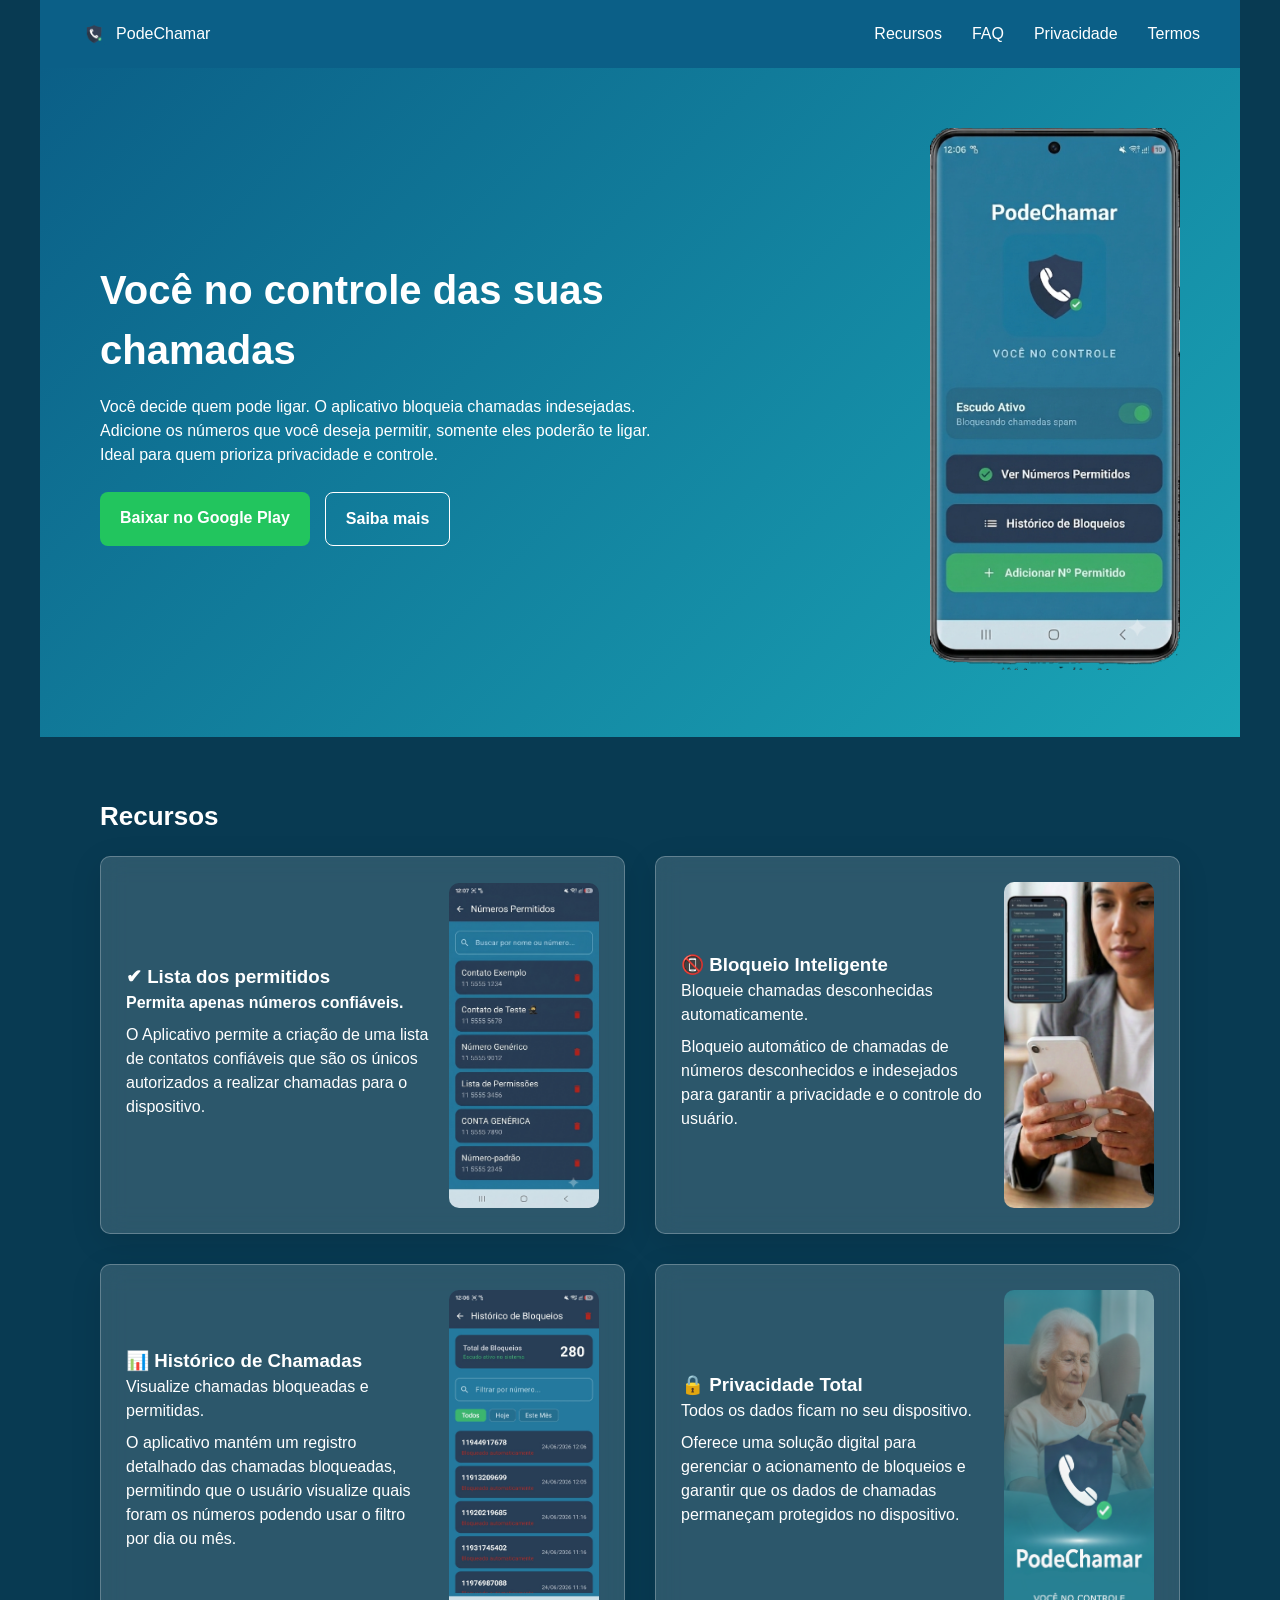
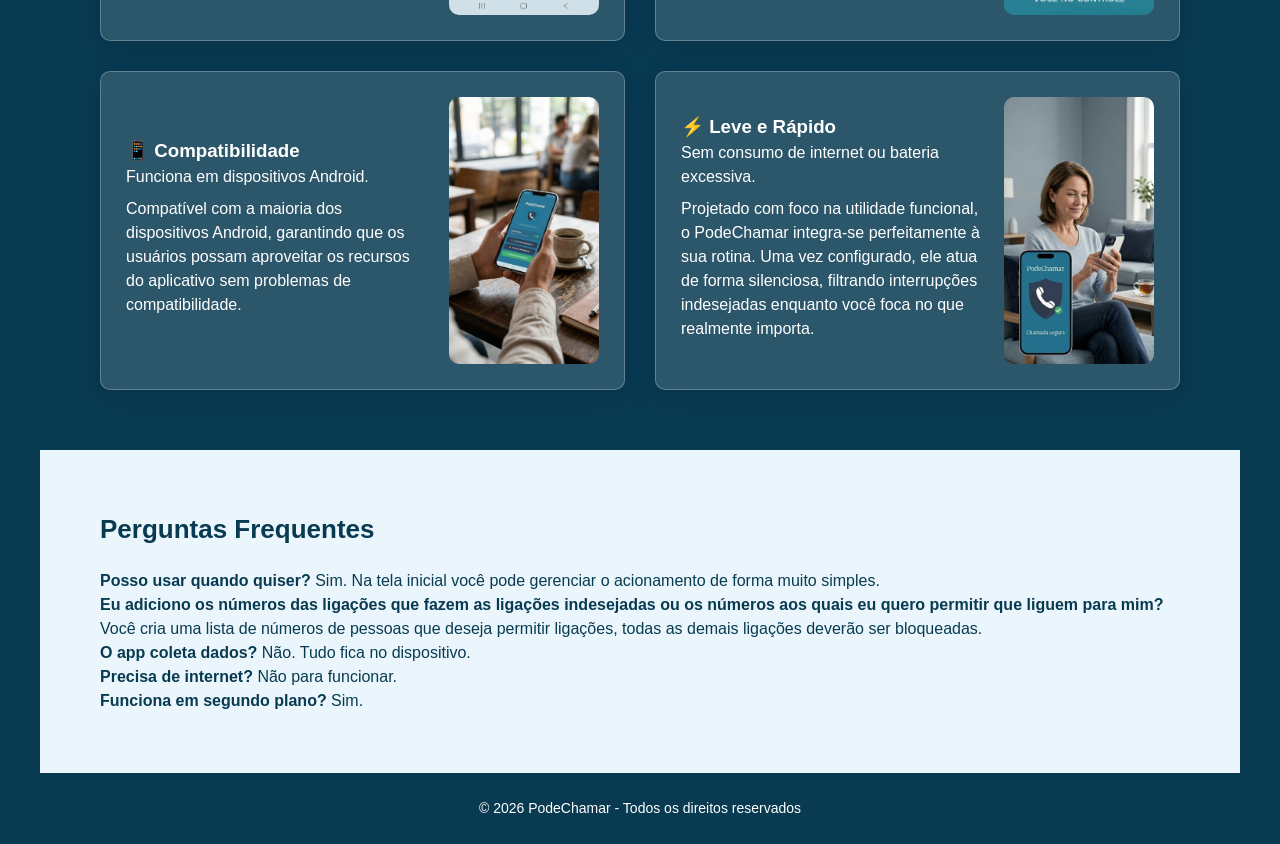
<file: index.html>
<!DOCTYPE html>
<html lang="pt-br">
<head>
  <meta charset="UTF-8">
  <meta name="viewport" content="width=device-width, initial-scale=1.0">
  <title>PodeChamar - Controle suas chamadas</title>
  <link rel="icon" type="image/png" href="imagens/favicon.png">
  <link rel="stylesheet" href="style.css">
</head>

<body>

<header class="header">
  <!-- Google tag (gtag.js) -->
  <script async src="https://www.googletagmanager.com/gtag/js?id=G-6FCEFL4R3N"></script>
  <script>
  window.dataLayer = window.dataLayer || [];
  function gtag(){dataLayer.push(arguments);}
  gtag('js', new Date());

  gtag('config', 'G-6FCEFL4R3N');
  </script>
  
  <div class="logo">
    <img src="imagens/escudo_s-fundo.png" alt="Escudo PodeChamar" class="escudo-logo">
    PodeChamar
  </div>
  <nav>
    <a href="#recursos">Recursos</a>
    <a href="#faq">FAQ</a>
    <a href="politica-privacidade.html">Privacidade</a>
    <a href="termo-uso.html">Termos</a>
  </nav>
</header>

<section class="hero">
  <div class="hero-text">
    <h1>Você no controle das suas chamadas</h1>
    <p>Você decide quem pode ligar. O aplicativo bloqueia chamadas indesejadas.</p>
    <p>Adicione os números que você deseja permitir, somente eles poderão te ligar.</p>
    <p>Ideal para quem prioriza privacidade e controle.</p>

    <div class="buttons">
      <a class="btn-primary" href="https://play.google.com/store/apps/details?id=com.podechamar.app" target="_blank" rel="noopener noreferrer">Baixar no Google Play</a>
      <a class="btn-secondary" href="#recursos">Saiba mais</a>
    </div>
  </div>

  <div class="hero-image">
    <img src="imagens/h.png" alt="PodeChamar">
  </div>
</section>

<section id="recursos" class="section">
  <h2>Recursos</h2>

  <div class="grid">
    <div class="card">
      <div class="card-content">
        <h3>✔ Lista dos permitidos</h3>
        <p class="card-subtitle">Permita apenas números confiáveis.</p>
        <p>O Aplicativo permite a criação de uma lista de contatos confiáveis que são os únicos autorizados a realizar chamadas para o dispositivo.</p>
      </div>
  
      <div class="card-image-wrapper">
        <img src="imagens/lista_permitidos.png" class="card-img" alt="Tela de contatos permitidos">
      </div>      
    </div>
     

    <div class="card">      
      <div class="card-content">
        <h3>📵 Bloqueio Inteligente</h3>
        <p>Bloqueie chamadas desconhecidas automaticamente.</p>
        <p>Bloqueio automático de chamadas de números desconhecidos e indesejados para garantir a privacidade e o controle do usuário.</p>
      </div>

      <div class="card-image-wrapper">  
        <img src="imagens/lista_bloqueio1.png" class="card-img" alt="Bloqueio Inteligente">
      </div>
    </div>

    <div class="card">
      <div class="card-content">
        <h3>📊 Histórico de Chamadas</h3>
        <p>Visualize chamadas bloqueadas e permitidas.</p>
        <p>O aplicativo mantém um registro detalhado das chamadas bloqueadas, permitindo que o usuário visualize quais foram os números podendo usar o filtro por dia ou mês.</p>
      </div>
      <div class="card-image-wrapper">
        <img src="imagens/historico.jpeg" class="card-img" alt="Tela de histórico de chamadas">
      </div>
    </div>

    <div class="card">
      <div class="card-content">  
        <h3>🔒 Privacidade Total</h3>
        <p>Todos os dados ficam no seu dispositivo.</p>
        <p>Oferece uma solução digital para gerenciar o acionamento de bloqueios e garantir que os dados de chamadas permaneçam protegidos no dispositivo.</p>
      </div>
      <div class="card-image-wrapper">
        <img src="imagens/banner_idosa2.png" class="card-img" alt="Privacidade Total">
      </div>
    </div>

    <div class="card">
      <div class="card-content">
        <h3>📱 Compatibilidade</h3>
        <p>Funciona em dispositivos Android.</p>
        <p>Compatível com a maioria dos dispositivos Android, garantindo que os usuários possam aproveitar os recursos do aplicativo sem problemas de compatibilidade.</p>
      </div>
      <div class="card-image-wrapper">
        <img src="imagens/camp1.png" class="card-img" alt="Leve e Rápido">
      </div>
    </div>

    <div class="card">
      <div class="card-content">
        <h3>⚡ Leve e Rápido</h3>
        <p>Sem consumo de internet ou bateria excessiva.</p>
        <p>Projetado com foco na utilidade funcional, o PodeChamar integra-se perfeitamente à sua rotina. Uma vez configurado, ele atua de forma silenciosa, filtrando interrupções indesejadas enquanto você foca no que realmente importa.</p>
      </div>
      <div class="card-image-wrapper">
        <img src="imagens/appBanner.png" class="card-img" alt="Leve e Rápido">
      </div>
    </div>
</section>

<section id="faq" class="section light">
  <h2>Perguntas Frequentes</h2>

  <div class="faq">
    <p><strong>Posso usar quando quiser?</strong> Sim. Na tela inicial você pode gerenciar o acionamento de forma muito simples.</p>
    <p><strong>Eu adiciono os números das ligações que fazem as ligações indesejadas ou os números aos quais eu quero permitir que liguem para mim?</strong> Você cria uma lista de números de pessoas que deseja permitir ligações, todas as demais ligações deverão ser bloqueadas.</p>
    <p><strong>O app coleta dados?</strong> Não. Tudo fica no dispositivo.</p>
    <p><strong>Precisa de internet?</strong> Não para funcionar.</p>
    <p><strong>Funciona em segundo plano?</strong> Sim.</p>
  </div>
</section>

<footer>
  <p>© 2026 PodeChamar - Todos os direitos reservados</p>
</footer>

</body>
</html>
</file>
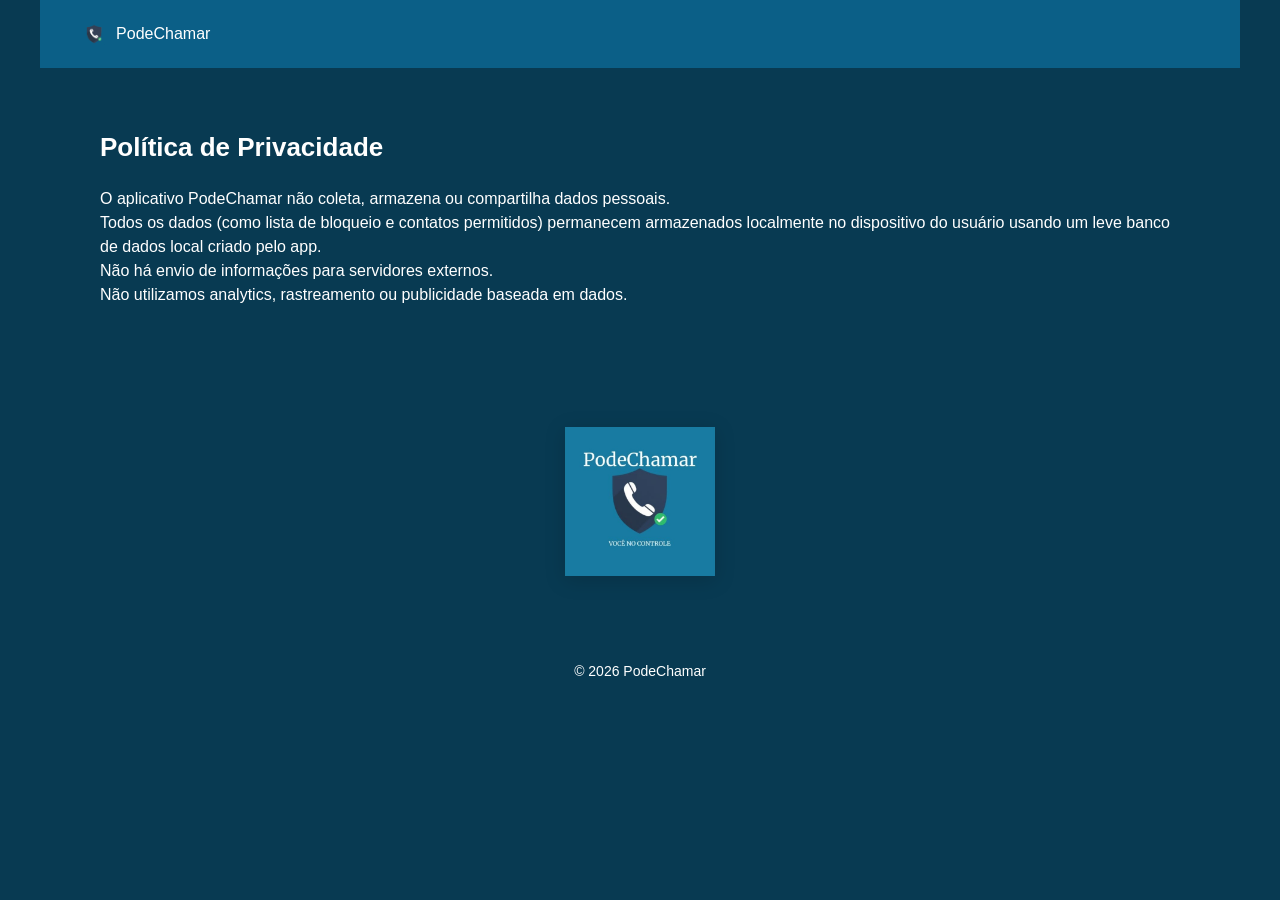
<file: politica-privacidade.html>
<!DOCTYPE html>
<html lang="pt-br">
<head>
  <meta charset="UTF-8">
  <!-- Google tag (gtag.js) -->
  <script async src="https://www.googletagmanager.com/gtag/js?id=G-6FCEFL4R3N"></script>
  <script>
    window.dataLayer = window.dataLayer || [];
    function gtag(){dataLayer.push(arguments);}
    gtag('js', new Date());

    gtag('config', 'G-6FCEFL4R3N');
  </script>
  <title>Política de Privacidade</title>
  <link rel="icon" type="image/png" href="imagens/favicon.png">
  <link rel="stylesheet" href="style.css">
</head>

<body>

<header class="header">
  <div class="logo">
    <img src="imagens/escudo_s-fundo.png" alt="Escudo PodeChamar" class="escudo-logo">
    PodeChamar
  </div>
</header>

<section class="section">
  <h2>Política de Privacidade</h2>

  <p>O aplicativo PodeChamar não coleta, armazena ou compartilha dados pessoais.</p>

  <p>Todos os dados (como lista de bloqueio e contatos permitidos) permanecem armazenados localmente no dispositivo do usuário usando um leve banco de dados local criado pelo app.</p>

  <p>Não há envio de informações para servidores externos.</p>

  <p>Não utilizamos analytics, rastreamento ou publicidade baseada em dados.</p>
</section>

<div class="hero2-image">
    <img src="imagens/logo.jpg" alt="PodeChamar">
</div>

<footer>
  <p>© 2026 PodeChamar</p>
</footer>

</body>
</html>
</file>
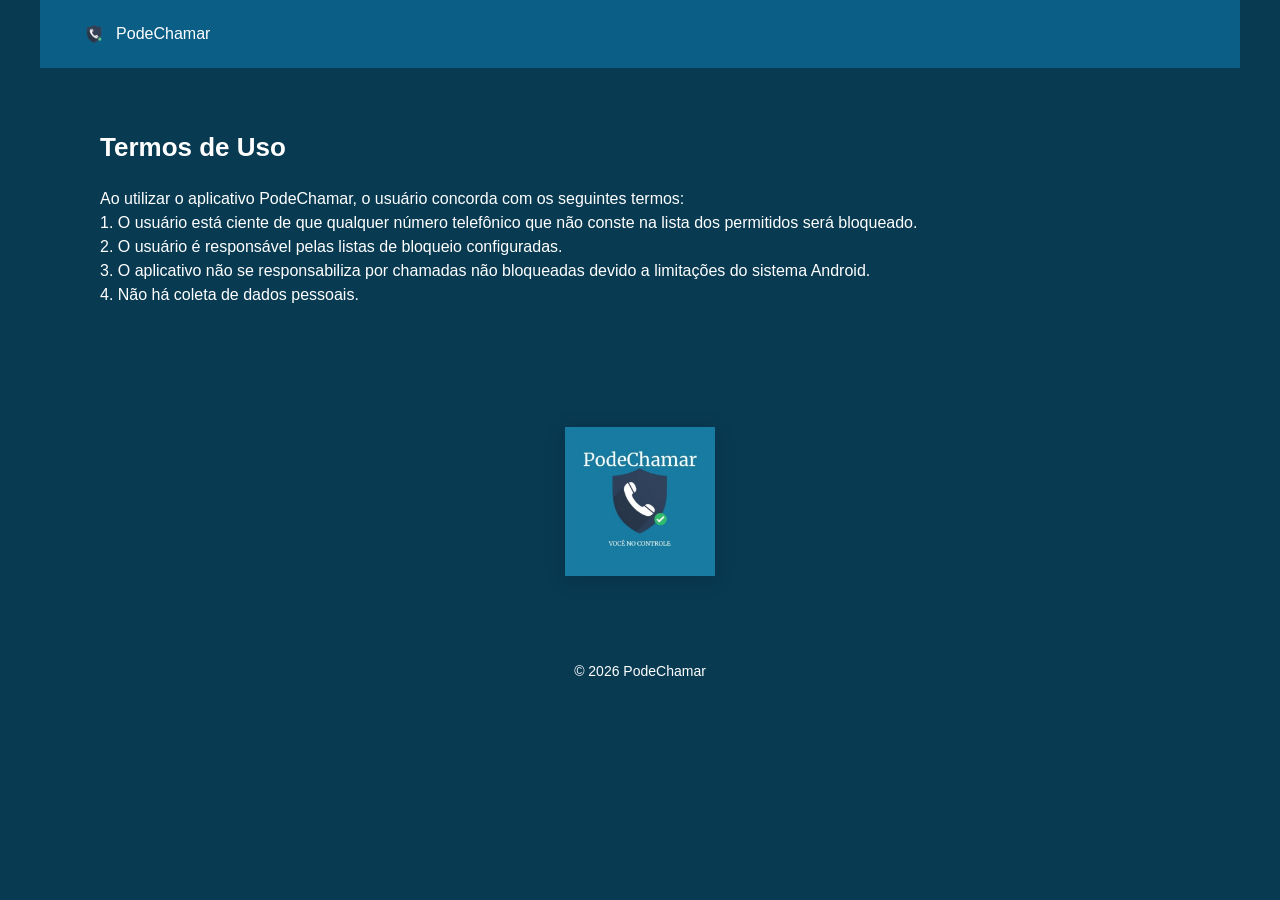
<file: termo-uso.html>
<!DOCTYPE html>
<html lang="pt-br">
<head>
  <meta charset="UTF-8">
    <!-- Google tag (gtag.js) -->
  <script async src="https://www.googletagmanager.com/gtag/js?id=G-6FCEFL4R3N"></script>
  <script>
    window.dataLayer = window.dataLayer || [];
    function gtag(){dataLayer.push(arguments);}
    gtag('js', new Date());

    gtag('config', 'G-6FCEFL4R3N');
  </script>
  <title>Termos de Uso</title>
  <link rel="icon" type="image/png" href="imagens/favicon.png">
  <link rel="stylesheet" href="style.css">
</head>

<body>

<header class="header">
  <div class="logo">
    <img src="imagens/escudo_s-fundo.png" alt="Escudo PodeChamar" class="escudo-logo">
    PodeChamar
  </div>
</header>

<section class="section">
  <h2>Termos de Uso</h2>

  <p>Ao utilizar o aplicativo PodeChamar, o usuário concorda com os seguintes termos:</p>

  <p>1. O usuário está ciente de que qualquer número telefônico que não conste na lista dos permitidos será bloqueado.</p>
  <p>2. O usuário é responsável pelas listas de bloqueio configuradas.</p>
  <p>3. O aplicativo não se responsabiliza por chamadas não bloqueadas devido a limitações do sistema Android.</p>
  <p>4. Não há coleta de dados pessoais.</p>
</section>

<div class="hero2-image">
    <img src="imagens/logo.jpg" alt="PodeChamar">
</div>

<footer>
  <p>© 2026 PodeChamar</p>
</footer>

</body>
</html>
</file>
<file: style.css>
/* ==========================================================================
   1. VARIÁVEIS E CONFIGURAÇÕES GERAIS (PADRÃO MOBILE)
   ========================================================================== */
:root {
  --primary: #0b5f87;   /* #0b5f87, #083a52 */
  --secondary: #1aa6b7;
  --dark: #083a52;      /* Ajustado para um tom mais escuro para contraste de texto */
  --light: #0b5f87;     /* Alterado para fundir perfeitamente com o fundo da sua logo */
  --bg-cards: #eaf6fb;  /* Nova variável para o fundo claro sutil onde for necessário */
  --success: #22c55e;
}

* {
  margin: 0;
  padding: 0;
  box-sizing: border-box;
  font-family: Arial, sans-serif;
}

body {
  background: var(--light);
  color: white; /* Texto geral claro, já que o fundo agora é escuro */
  font-size: 16px;
  line-height: 1.5;
}

/* Imagens fluidas para nunca quebrarem o layout */
img {
  max-width: 100%;
  height: auto;
}

/* ==========================================================================
   2. COMPONENTES E ELEMENTOS (BASE MOBILE-FIRST)
   ========================================================================== */

/* LOGO */
.logo {
  display: flex;
  align-items: center;
  gap: 8px;
}

.escudo-logo {
  height: 28px;
  width: auto;
}

/* HEADER */
.header {
  display: flex;
  flex-direction: column; /* Empilha logo e menu no celular */
  align-items: center;
  gap: 15px;
  padding: 20px;
  background: var(--primary);
  color: white;
  text-align: center;
}

.header nav {
  display: flex;
  gap: 15px;
}

.header nav a {
  color: white;
  text-decoration: none;
  font-size: 14px;
}

/* HERO (Seção Principal) */
.hero {
  display: flex;
  flex-direction: column; /* Texto em cima, imagem/conteúdo embaixo */
  gap: 30px;
  padding: 40px 20px;
  background: linear-gradient(135deg, var(--primary), var(--secondary));
  color: white;
  text-align: center;
}

/* Container da imagem */
.hero2-image {
  display: flex;
  justify-content: center;
  align-items: center;
  padding: 20px;
  width: 100%;
}

/* O escudo em si */
.hero2-image img {
  width: 100%;
  max-width: 180px; /* Tamanho máximo ideal para o escudo no celular */
  height: auto;     /* Mantém a proporção sem distorcer */
  filter: drop-shadow(0px 8px 16px rgba(0, 0, 0, 0.25)); /* Dá um efeito de sombra flutuante bem legal no escudo */
}

/* Centralização do Escudo na Política de Privacidade */
.hero2-image {
  display: flex;
  justify-content: center;
  align-items: center;
  margin: 40px auto; 
  width: 100%;             
}

.hero2-image img {
  width: 100%;
  max-width: 150px; /* Se no computador você achar que 150px ficou pequeno, aí sim você pode mudar o max-width dentro do desktop */
  height: auto;
  filter: drop-shadow(0px 4px 10px rgba(0, 0, 0, 0.15)); 
}

.hero-text {
  max-width: 100%; /* Ocupa a largura total no mobile */
}

.hero h1 {
  font-size: 32px; /* Fonte ligeiramente menor para não quebrar no celular */
  margin-bottom: 15px;
}

/* BOTÕES (Área de toque otimizada para dedos no celular) */
.buttons {
  display: flex;
  flex-direction: column; /* Botões empilhados no mobile facilitam o clique */
  gap: 12px;
  margin-top: 25px;
}

.btn-primary, .btn-secondary {
  display: inline-block;
  padding: 14px 20px; /* Mais altura para facilitar o toque */
  border-radius: 8px;
  text-decoration: none;
  font-weight: bold;
  text-align: center;
}

.btn-primary {
  background: var(--success);
  color: white;
}

.btn-secondary {
  color: white;
  border: 1px solid white;
}

/* SECTIONS GERAIS */
.section {
  padding: 40px 20px;
}

.section h2 {
  margin-bottom: 20px;
  text-align: center;
  font-size: 26px;
}

/* GRID DE CARDS */
.grid {
  display: flex;
  flex-direction: column; /* Um card embaixo do outro no celular */
  gap: 20px;
}

/* Garante que no mobile haja um espaçamento entre o texto e a imagem abaixo */
.card {
  display: flex;
  background-color: rgba(255, 255, 255, 0.45);
  flex-direction: column;
  gap: 20px;
}

.card-subtitle {
  font-weight: bold;
  margin-bottom: 10px;
}

.card-content p {
  margin-bottom: 8px;
}

/* Centraliza a imagem no mobile */
.card-image-wrapper {
  display: flex;
  justify-content: center;
  align-items: center;
}

/* FAQ / SEÇÃO CLARA */
.light {
  background: var(--bg-cards);
  color: var(--dark);
}

/* FOOTER */
footer {
  text-align: center;
  padding: 25px 20px;
  background: var(--dark);
  color: white;
  font-size: 14px;
}


/* ==========================================================================
   3. MEDIA QUERIES (ADAPTAÇÃO PARA TELAS MAIORES)
   ========================================================================== */

/* Ajustes para Tablets e Desktops pequenos (A partir de 768px) */
@media (min-width: 768px) {
  .header {
    flex-direction: row; /* Logo e menu voltam a ficar lado a lado */
    justify-content: space-between;
    padding: 20px 40px;
  }

  .header nav a {
    font-size: 16px;
    margin-left: 15px;
  }

  .hero {
    flex-direction: row; /* Texto e imagem lado a lado */
    justify-content: space-between;
    align-items: center;
    padding: 60px;
  }

  .hero-image img {
    width: 250px;
    height: auto;
  }

  .hero2-image img {
    max-width: 150px; /* O escudo fica maior e imponente no computador */
  }

  .hero-text {
    max-width: 55%;
    text-align: left; /* Alinhamento à esquerda fica melhor em telas grandes */
  }

  .hero h1 {
    font-size: 40px;
  }

  .buttons {
    flex-direction: row; /* Botões voltam a ficar lado a lado */
    gap: 0;
  }

  .btn-secondary {
    margin-left: 15px;
  }

  .section {
    padding: 60px;
  }

  .section h2 {
    text-align: left;
  }

  .grid {
    display: grid;
    grid-template-columns: repeat(2, 1fr);
    gap: 30px;
}

  .card {
    flex-direction: row;       /* Coloca texto e imagem lado a lado */
    align-items: center;       /* Alinha verticalmente ao centro */
    justify-content: space-between; /* Empurra o texto para a esquerda e imagem para a direita */
    gap: 20px;

    /* Substitui o fundo branco sólido por um branco com 15% de opacidade */
    background: rgba(255, 255, 255, 0.15); 
    
    /* O segredo do vidro: desfoca o que está atrás do card */
    backdrop-filter: blur(12px);
    -webkit-backdrop-filter: blur(12px); /* Suporte para navegadores Safari */
    
    /* Uma borda fina e sutil que parece o corte do vidro refletindo a luz */
    border: 1px solid rgba(255, 255, 255, 0.25);
    
    /* Mantém a cor do texto legível sobre o vidro */
    color: #ffffff; 
    
    /* Seus estilos anteriores de estrutura */
    padding: 25px;
    border-radius: 10px;
    display: flex;   
        
    /* Sombra mais suave para combinar com a leveza do vidro */
    box-shadow: 0 8px 32px 0 rgba(0, 0, 0, 0.1);

  } 
  

  .card-content {
    flex: 1;                   /* Faz o texto ocupar o máximo de espaço disponível */
    text-align: left;          /* Garante o alinhamento à esquerda */
  }

  .card-image-wrapper {
    flex-shrink: 0;            /* Impede que a imagem seja esmagada */
  }

  .card-img {
    width: 150px;              /* Ajuste o tamanho ideal da imagem do mockup aqui */
    height: auto;
    border-radius: 10px;

}

/* Ajustes para Telas Grandes / Desktops (A partir de 1024px) */
@media (min-width: 1024px) {
  /* Limita a largura do conteúdo para não esticar infinitamente em monitores ultra-wide */
  .header, .hero, .section {
    max-width: 1200px;
    margin: 0 auto;
    width: 100%;
  }
  
  body {
    /* Cria um efeito de preenchimento nas laterais caso o monitor seja gigante */
    background-color: var(--dark); 
  }
}
}
</file>
